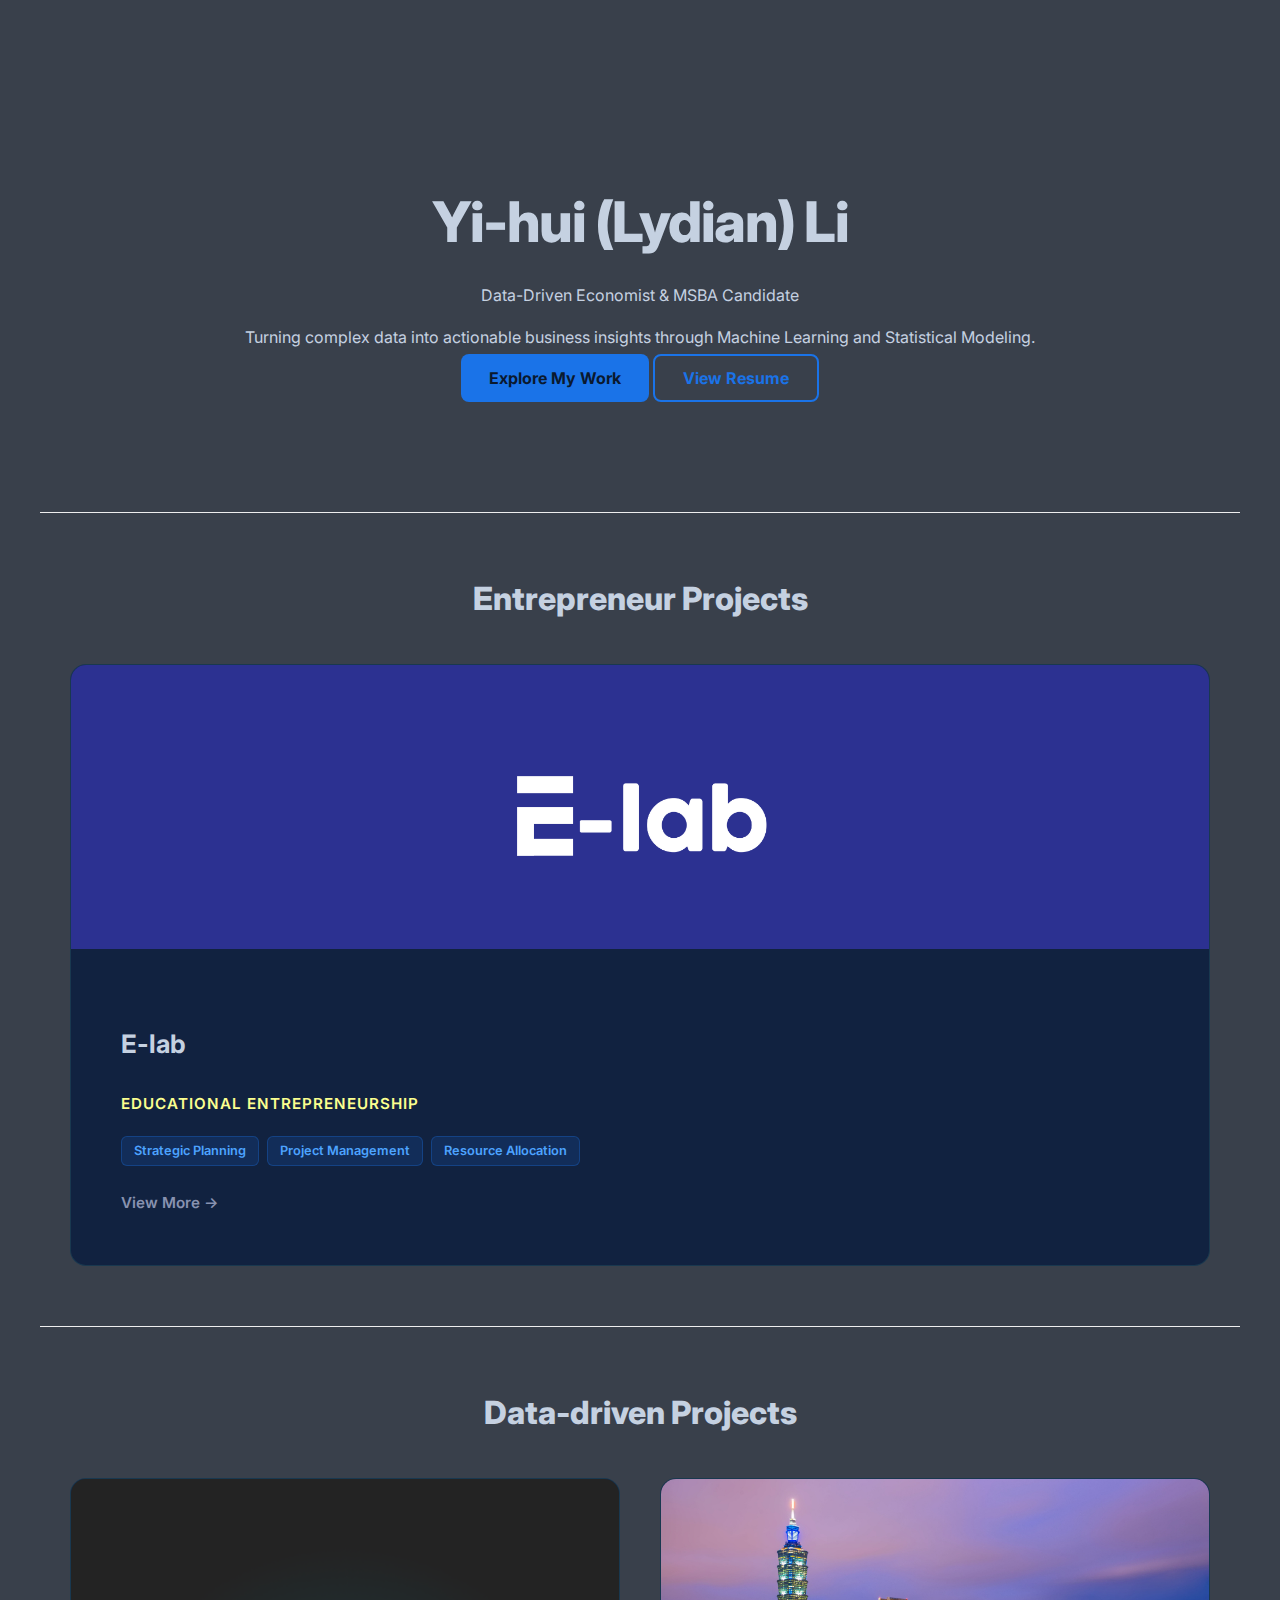
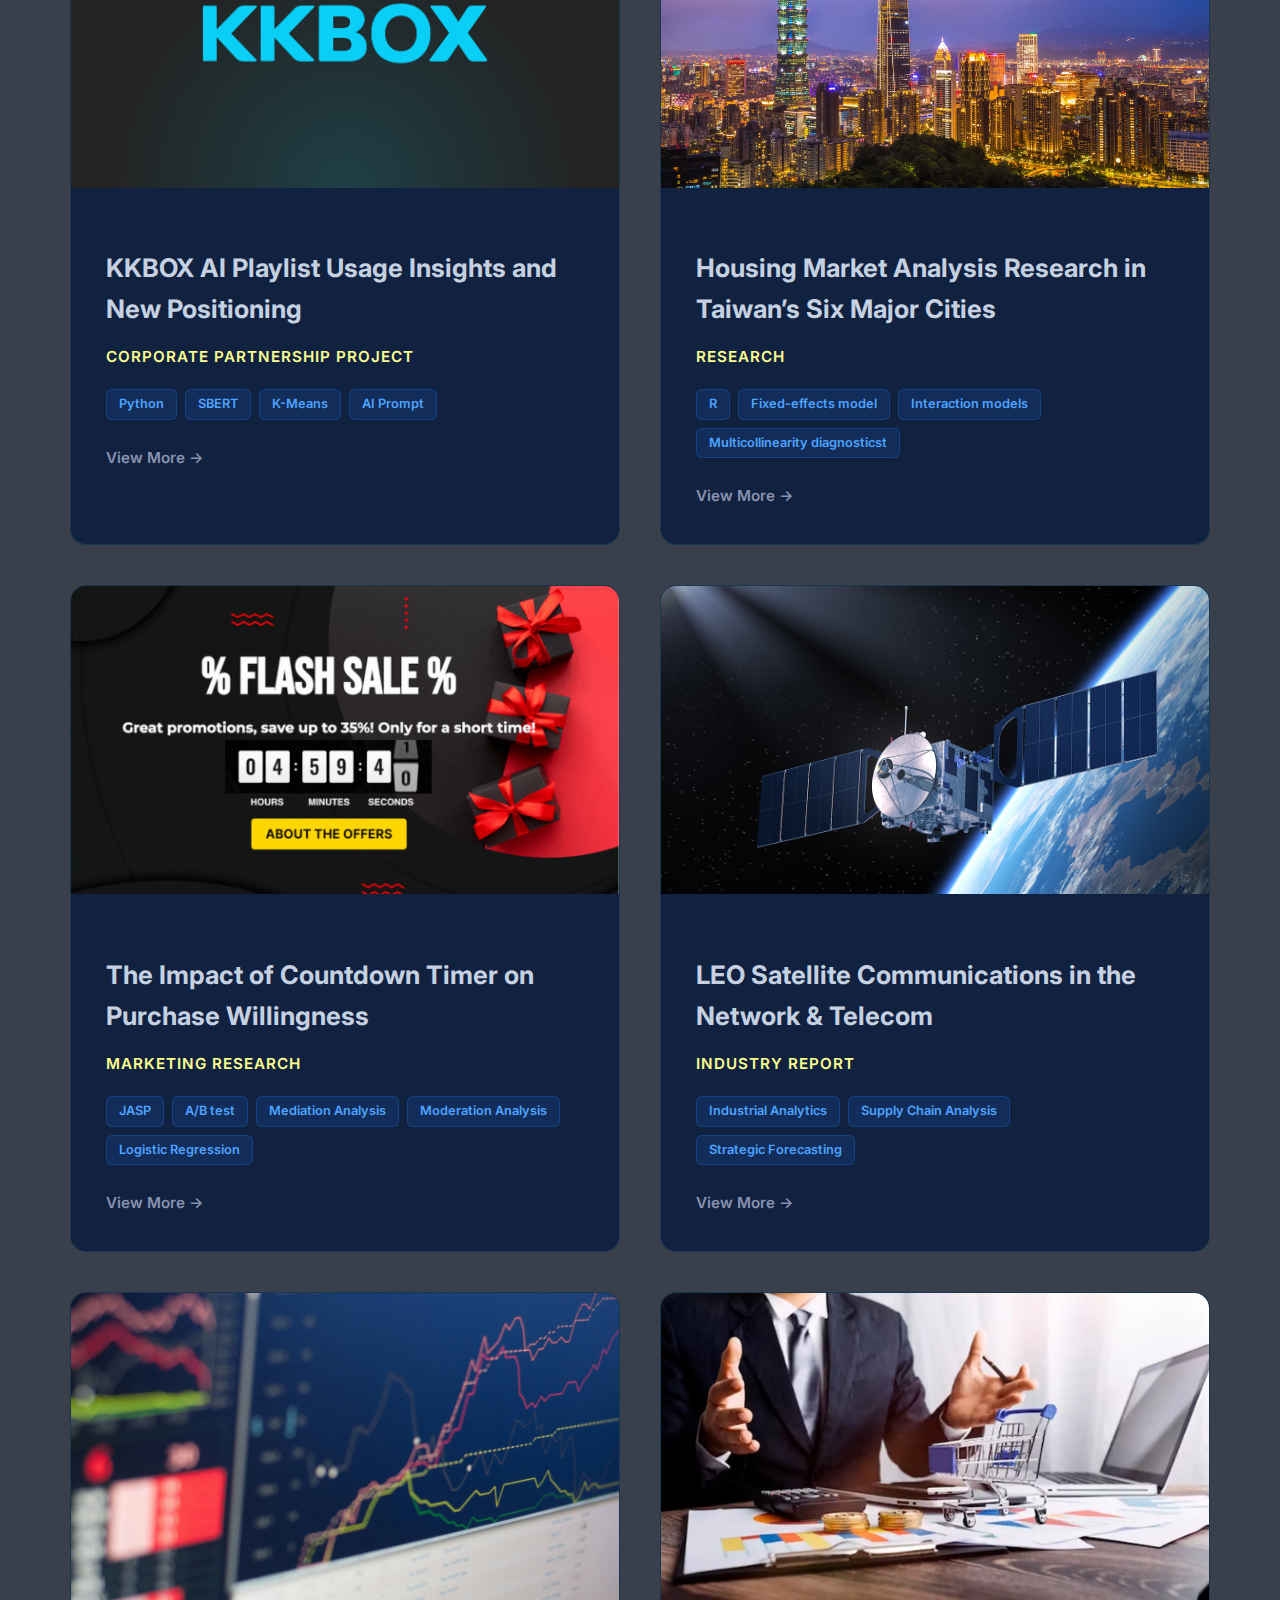
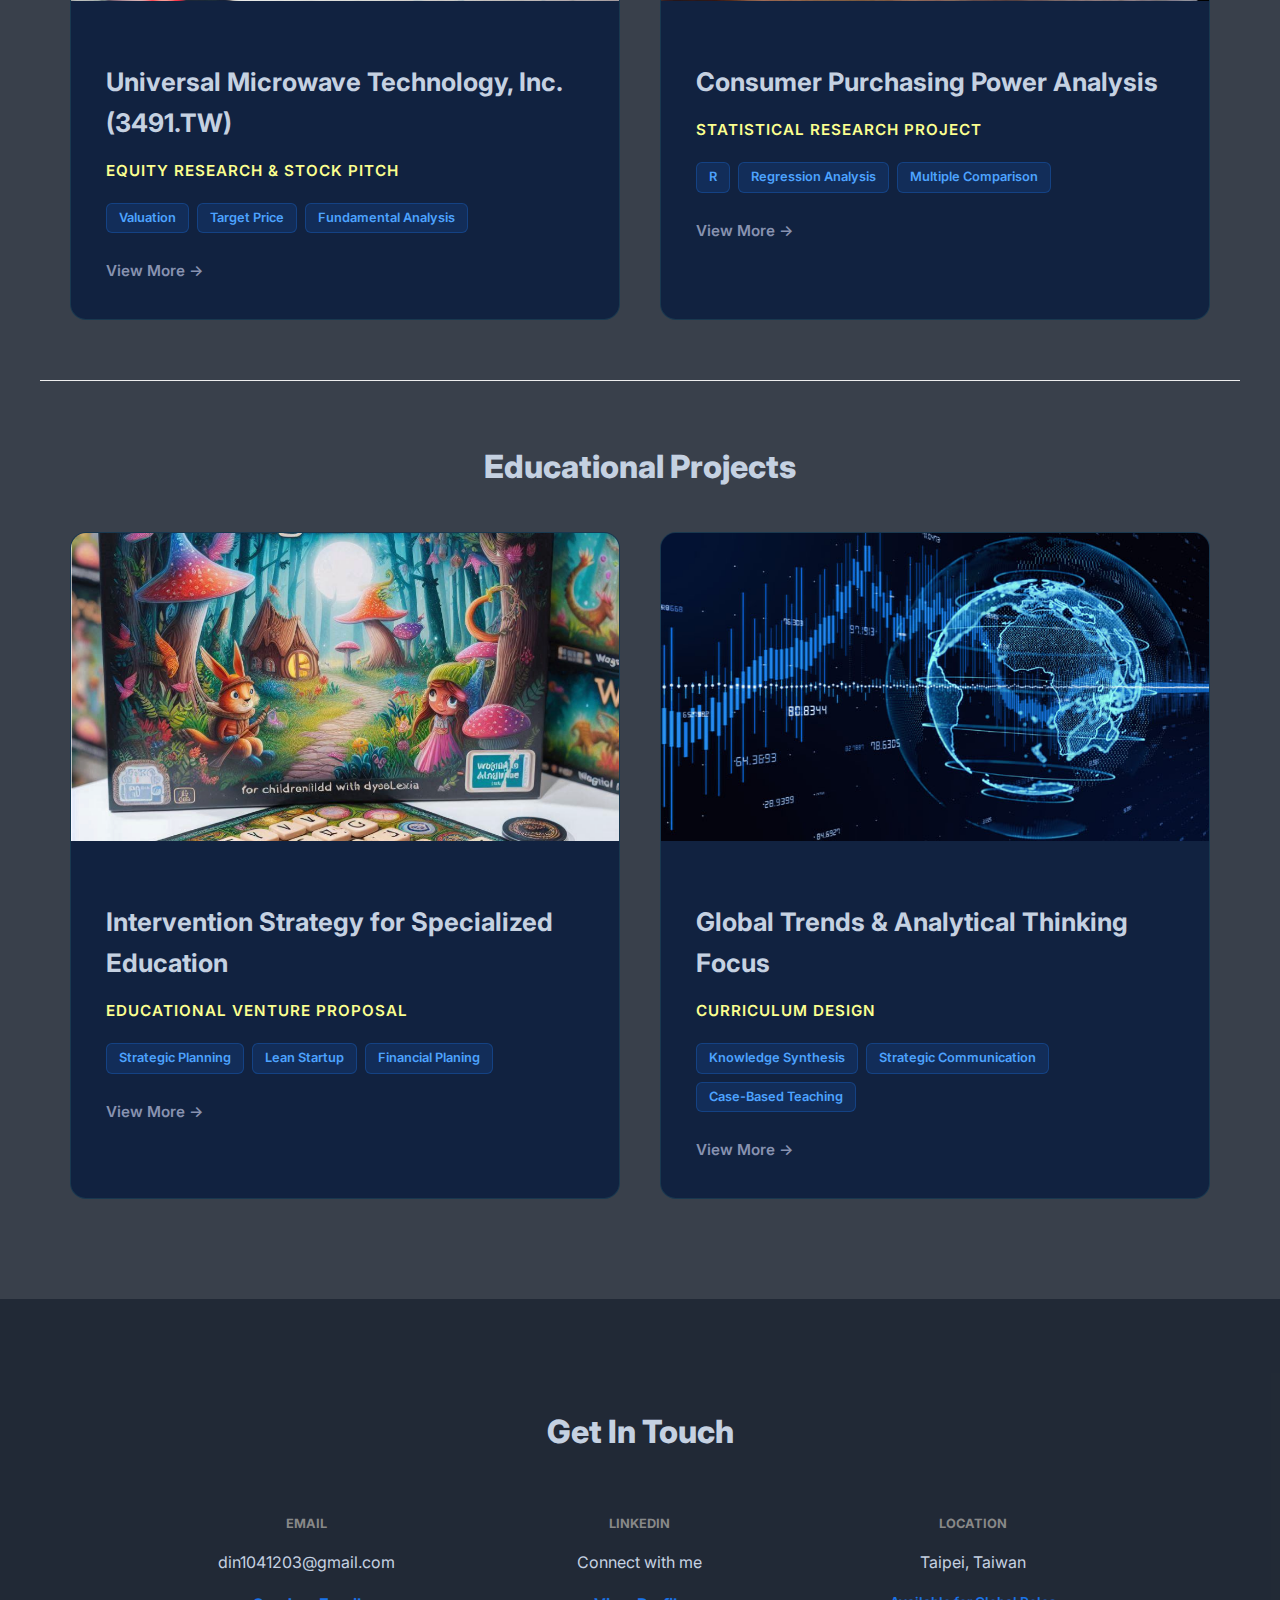
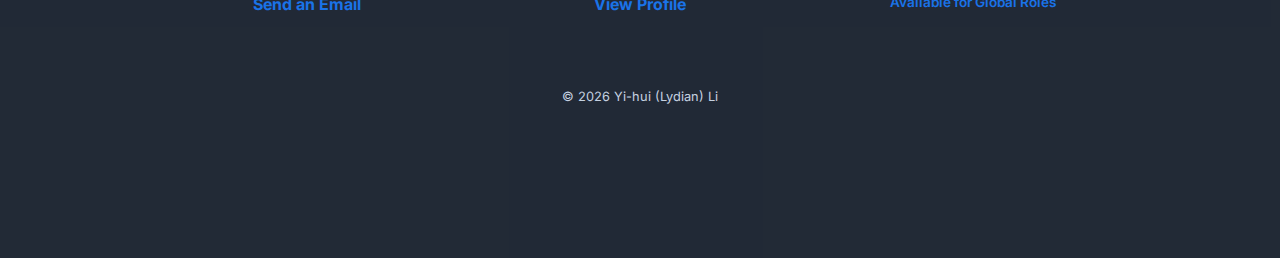
<file: index.html>
<!DOCTYPE html>
<html lang="en">
<head>
    <meta charset="UTF-8">
    <meta name="viewport" content="width=device-width, initial-scale=1.0">
    <title>Yi-hui (Lydian) Li | Portfolio</title>
    <link rel="stylesheet" href="css/main.css">
    <link href="https://fonts.googleapis.com/css2?family=Inter:wght@400;600;800&display=swap" rel="stylesheet">
</head>
<body>

    <main class="container">
        <section class="hero-centered">
            <h1>Yi-hui (Lydian) Li</h1>
            <p class="hero-title">Data-Driven Economist & MSBA Candidate</p>
            <p class="hero-tagline">Turning complex data into actionable business insights through Machine Learning and Statistical Modeling.</p>
            <div class="hero-btns">
                <a href="#projects" class="cta-button">Explore My Work</a>
                <a href="pdf/Resume.pdf" target="_blank" class="cta-button-secondary">View Resume</a>
            </div>
        </section>

        <hr class="section-divider">
        <h2 class="category-title">Entrepreneur Projects</h2>

        <section id="projects" class="project-section">
            <div class="project-grid">

                <div class="card card-featured">
                    <div class="card-image">
                        <img src="images/Elab.png">
                    </div>
                    <div class="card-content">
                        <h3>E-lab</h3>
                        <p class="project-meta">Educational Entrepreneurship</p>
                        <div class="tag-container">
                            <span class="skill-tag">Strategic Planning</span>
                            <span class="skill-tag">Project Management</span>
                            <span class="skill-tag">Resource Allocation</span>
                        </div>
                        <a href="projects/Elab.html" class="view-more" target="_blank">View More →</a>
                    </div>
                </div>
            </div>
        </section>

        <hr class="section-divider">
        <h2 class="category-title">Data-driven Projects</h2>

        <section id="projects" class="project-section">
            <div class="project-grid">        
                <div class="card">
                    <div class="card-image">
                        <img src="images/kkbox-preview.png">
                    </div>
                    <div class="card-content">
                        <h3>KKBOX AI Playlist Usage Insights and New Positioning</h3>
                        <p class="project-meta">Corporate Partnership Project</p>
                        <div class="tag-container">
                            <span class="skill-tag">Python</span>
                            <span class="skill-tag">SBERT</span>
                            <span class="skill-tag">K-Means</span>
                            <span class="skill-tag">AI Prompt</span>
                        </div>
                        <a href="projects/KKBOX.html" class="view-more" target="_blank">View More →</a>
                    </div>
                </div>

                <div class="card">
                    <div class="card-image">
                        <img src="images/Housing.jpg">
                    </div>
                    <div class="card-content">
                        <h3>Housing Market Analysis Research in Taiwan’s Six Major Cities</h3>
                        <p class="project-meta">Research</p>
                        <div class="tag-container">
                            <span class="skill-tag">R</span>
                            <span class="skill-tag">Fixed-effects model</span>
                            <span class="skill-tag">Interaction models</span>
                            <span class="skill-tag">Multicollinearity diagnosticst</span>
                        </div>
                        <a href="projects/Housing.html" class="view-more" target="_blank">View More →</a>
                    </div>
                </div>

                <div class="card">
                    <div class="card-image">
                        <img src="images/CountdownTimer.gif">
                    </div>
                    <div class="card-content">
                        <h3>The Impact of Countdown Timer on Purchase Willingness</h3>
                        <p class="project-meta">Marketing Research</p>
                        <div class="tag-container">
                            <span class="skill-tag">JASP</span>
                            <span class="skill-tag">A/B test</span>
                            <span class="skill-tag">Mediation Analysis</span>
                            <span class="skill-tag">Moderation Analysis</span>
                            <span class="skill-tag">Logistic Regression</span>
                        </div>
                        <a href="projects/CountdownTimer.html" class="view-more" target="_blank">View More →</a>
                    </div>
                </div>

                <div class="card">
                    <div class="card-image">
                        <img src="images/LEO.jpg">
                    </div>
                    <div class="card-content">
                        <h3>LEO Satellite Communications in the Network & Telecom</h3>
                        <p class="project-meta">Industry Report</p>
                        <div class="tag-container">
                            <span class="skill-tag">Industrial Analytics</span>
                            <span class="skill-tag">Supply Chain Analysis</span>
                            <span class="skill-tag">Strategic Forecasting</span>
                        </div>
                        <a href="projects/LEO.html" class="view-more" target="_blank">View More →</a>
                    </div>
                </div>

                <div class="card">
                    <div class="card-image">
                        <img src="images/3491.png">
                    </div>
                    <div class="card-content">
                        <h3>Universal Microwave Technology, Inc. (3491.TW)</h3>
                        <p class="project-meta">Equity Research & Stock Pitch</p>
                        <div class="tag-container">
                            <span class="skill-tag">Valuation</span>
                            <span class="skill-tag">Target Price</span>
                            <span class="skill-tag">Fundamental Analysis</span>
                        </div>
                        <a href="projects/3491.html" class="view-more" target="_blank">View More →</a>
                    </div>
                </div>

                <div class="card">
                    <div class="card-image">
                        <img src="images/Purchasing.png">
                    </div>
                    <div class="card-content">
                        <h3>Consumer Purchasing Power Analysis</h3>
                        <p class="project-meta">Statistical Research Project</p>
                        <div class="tag-container">
                            <span class="skill-tag">R</span>
                            <span class="skill-tag">Regression Analysis</span>
                            <span class="skill-tag">Multiple Comparison</span>
                        </div>
                        <a href="projects/Purchasing.html" class="view-more" target="_blank">View More →</a>
                    </div>
                </div>

            </div>
        </section>

        <hr class="section-divider">
        <h2 class="category-title">Educational Projects</h2>

        <section class="project-section">
            <div class="project-grid">

                <div class="card">
                    <div class="card-image">
                        <img src="images/Entrepreneurship.png">
                    </div>
                    <div class="card-content">
                        <h3>Intervention Strategy for Specialized Education</h3>
                        <p class="project-meta">Educational Venture Proposal</p>
                        <div class="tag-container">
                            <span class="skill-tag">Strategic Planning</span>
                            <span class="skill-tag">Lean Startup</span>
                            <span class="skill-tag">Financial Planing</span>
                        </div>
                        <a href="projects/Entrepreneurship.html" class="view-more" target="_blank">View More →</a>
                    </div>
                </div>

                <div class="card">
                    <div class="card-image">
                        <img src="images/International.png">
                    </div>
                    <div class="card-content">
                        <h3>Global Trends & Analytical Thinking Focus</h3>
                        <p class="project-meta">Curriculum Design</p>
                        <div class="tag-container">
                            <span class="skill-tag">Knowledge Synthesis</span>
                            <span class="skill-tag">Strategic Communication</span>
                            <span class="skill-tag">Case-Based Teaching</span>
                        </div>
                        <a href="projects/International.html" class="view-more" target="_blank">View More →</a>
                    </div>
                </div>

                
            </div>
        </section>
    </main>

    <footer class="main-footer">
        <h2 class="category-title">Get In Touch</h2>
        <div class="footer-grid">
            <div class="footer-item">
                <h4>Email</h4>
                <p>din1041203@gmail.com</p>
                <a href="mailto:din1041203@gmail.com" class="footer-link">Send an Email</a>
            </div>
            <div class="footer-item">
                <h4>LinkedIn</h4>
                <p>Connect with me</p>
                <a href="https://www.linkedin.com/in/yi-hui-li-6169b6266/" target="_blank" class="footer-link">View Profile</a>
            </div>
            <div class="footer-item">
                <h4>Location</h4>
                <p>Taipei, Taiwan</p>
                <span class="location-tag">Available for Global Roles</span>
            </div>
        </div>

        </main> <footer class="minimal-footer">
            <p>© 2026 Yi-hui (Lydian) Li</p>

    </footer>

    <script src="js/script.js"></script>
</body>
</html>
</file>
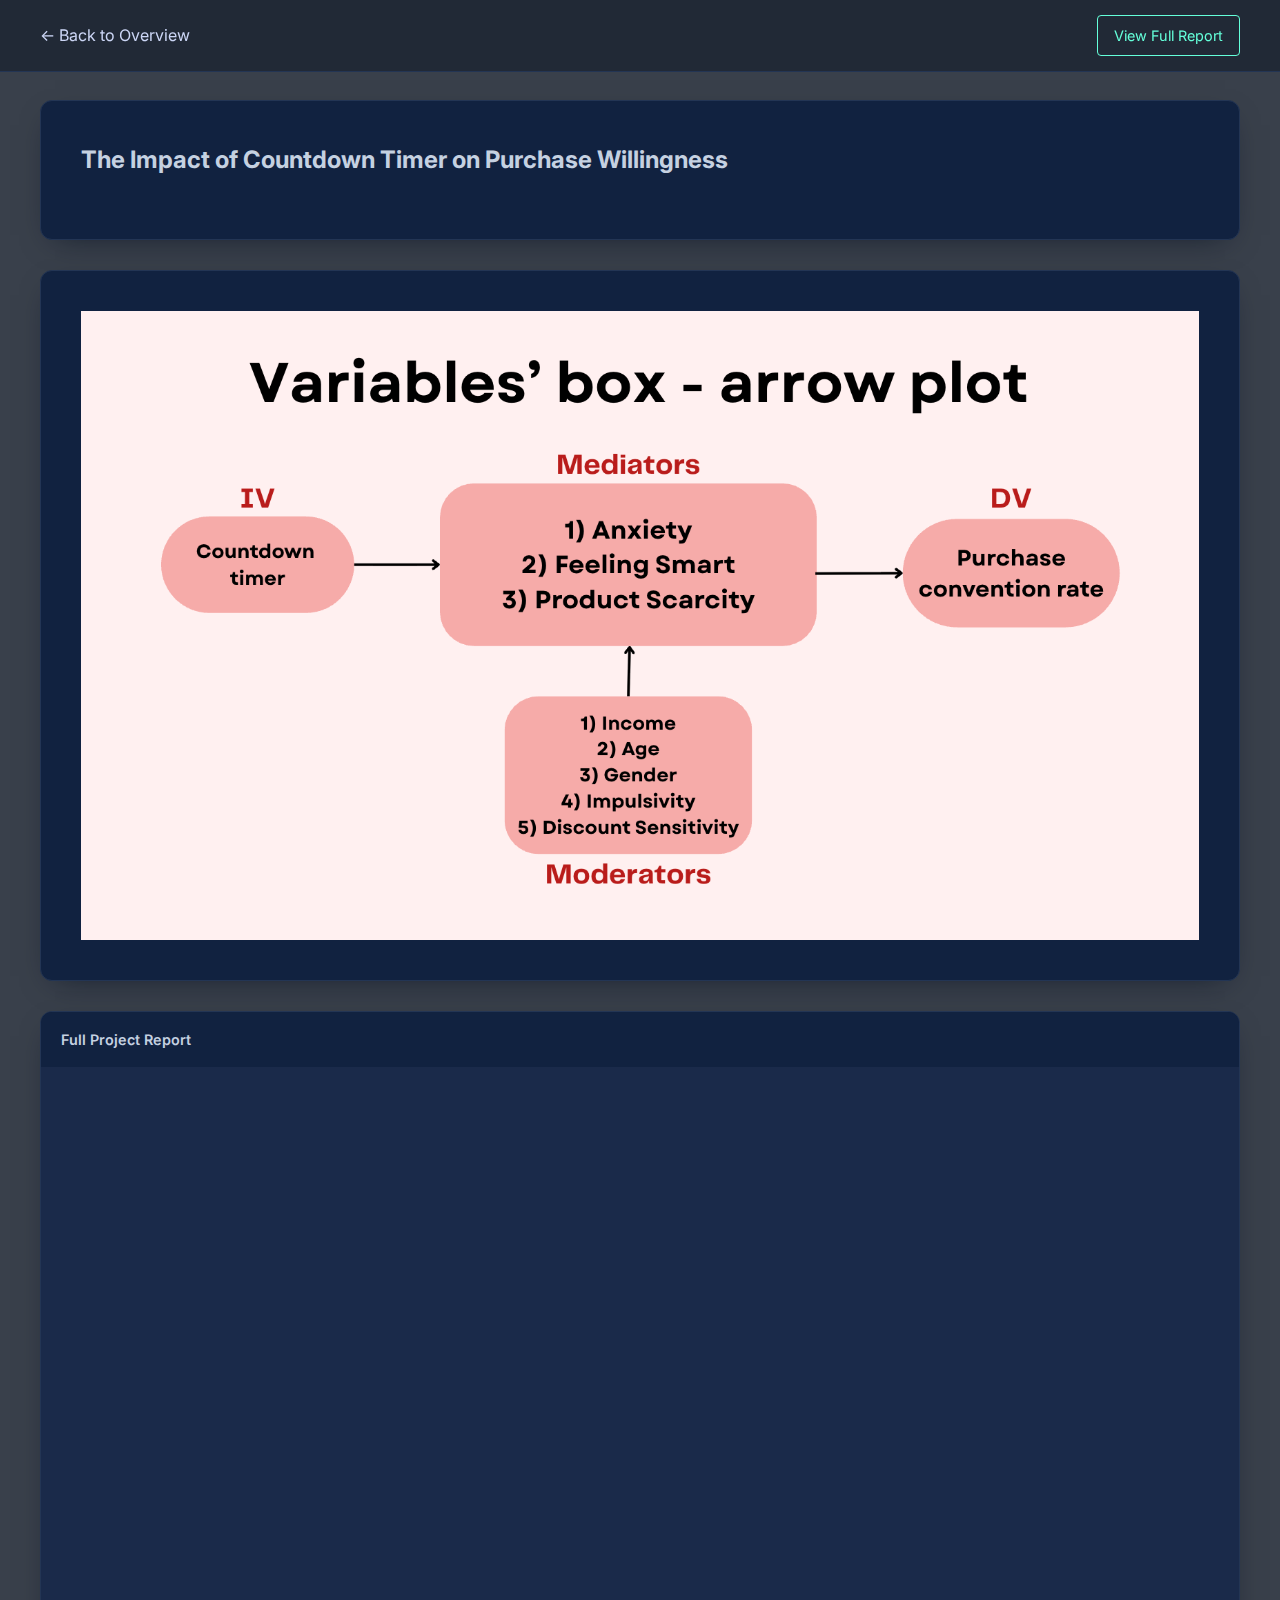
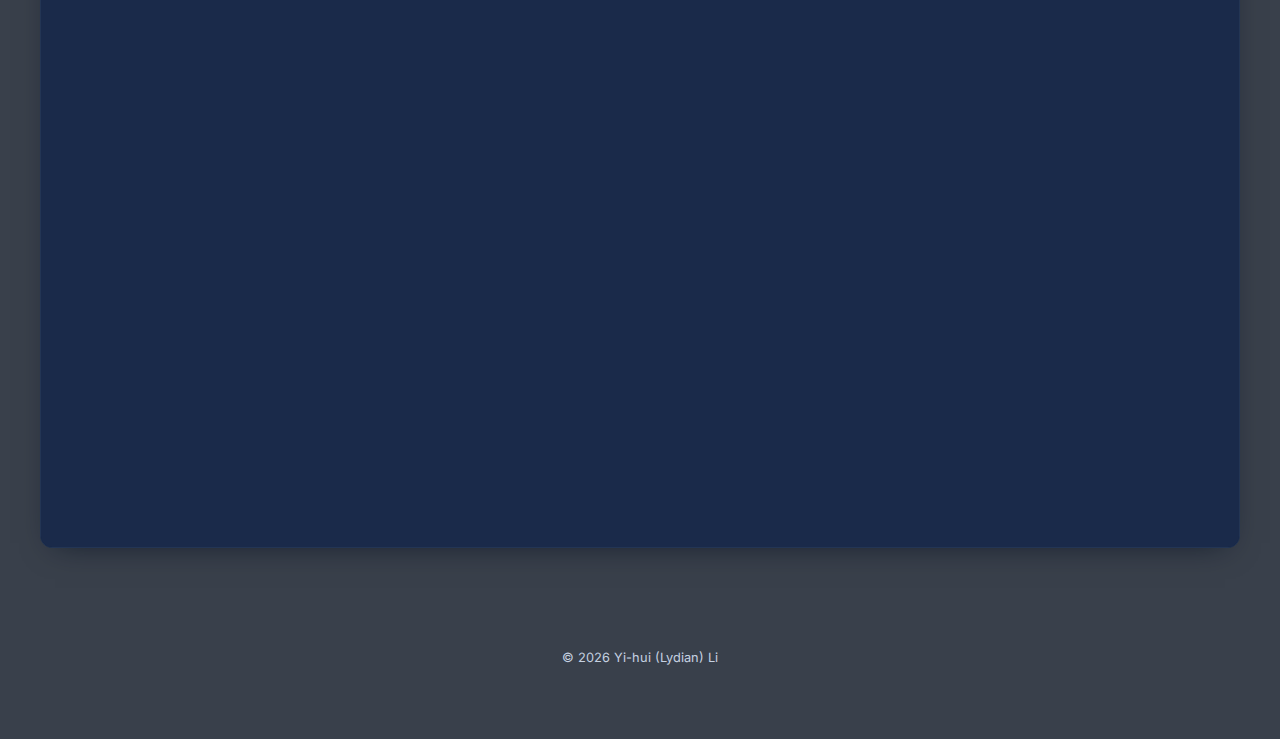
<file: projects/CountdownTimer.html>
<!DOCTYPE html>
<html lang="en">
<head>
    <meta charset="UTF-8">
    <meta name="viewport" content="width=device-width, initial-scale=1.0">
    <title>Marketing Research | Yi-hui Li</title>
    <link rel="stylesheet" href="../css/main.css">
    <link href="https://fonts.googleapis.com/css2?family=Inter:wght@400;600;800&display=swap" rel="stylesheet">
</head>
<body class="dark-mode">

    <nav class="nav-header">
        <div class="nav-content">
            <a href="../index.html" class="back-link">← Back to Overview</a>
            <a href="../pdf/countdown.pdf" target="_blank" class="view-btn">View Full Report</a>
        </div>
    </nav>

    <main class="container project-detail-container">
        
        <section class="project-card">
            <h2>The Impact of Countdown Timer on Purchase Willingness</h2>
            <p>
            </p>
        </section>

        <section class="project-card">
            <div class="card-image">
                <img src="../images/Countdown_1.png">
            </div>
        </section>

        <section class="project-card pdf-card">
            <div class="card-header">
                <span>Full Project Report</span>
            </div>
            <div class="pdf-wrapper">
                <iframe src="../pdf/countdown.pdf"></iframe>
            </div>
        </section>

    </main>

    <footer class="minimal-footer">
        <p>© 2026 Yi-hui (Lydian) Li</p>
    </footer>

</body>
</html>
</file>
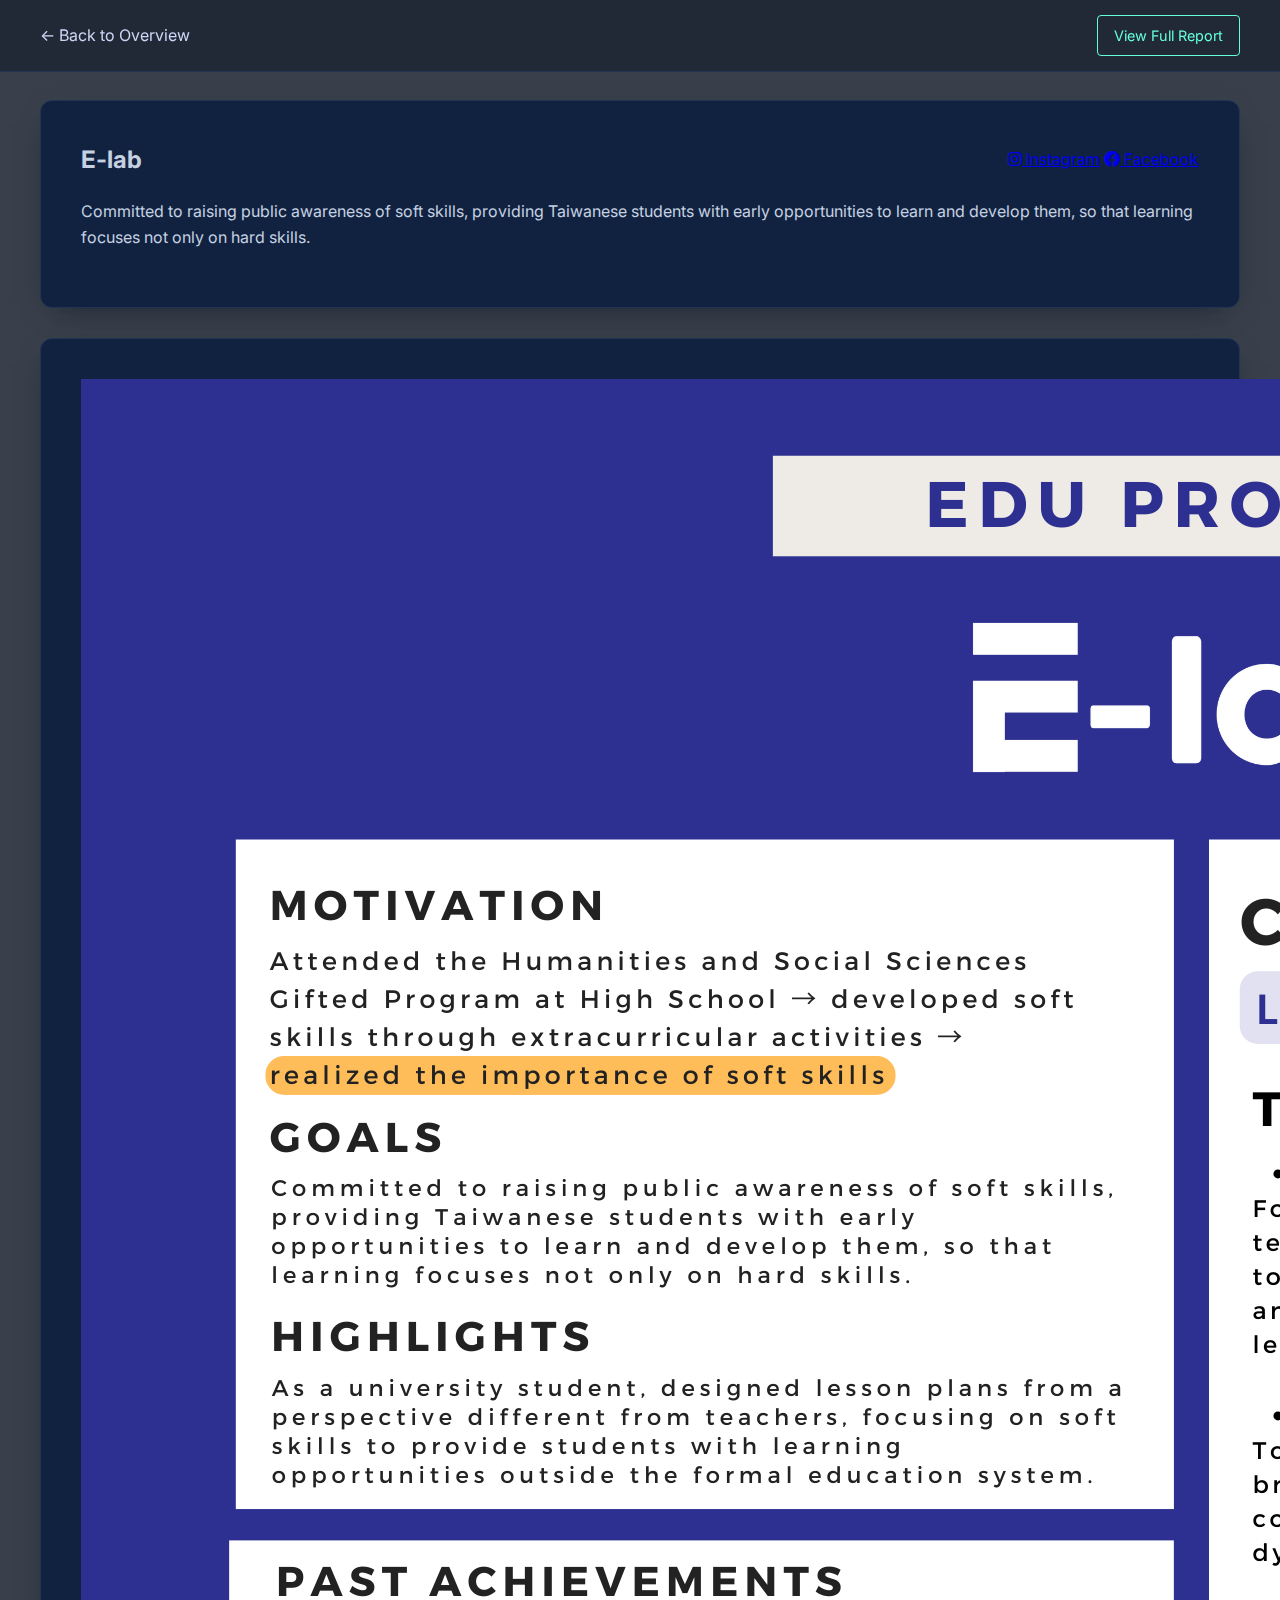
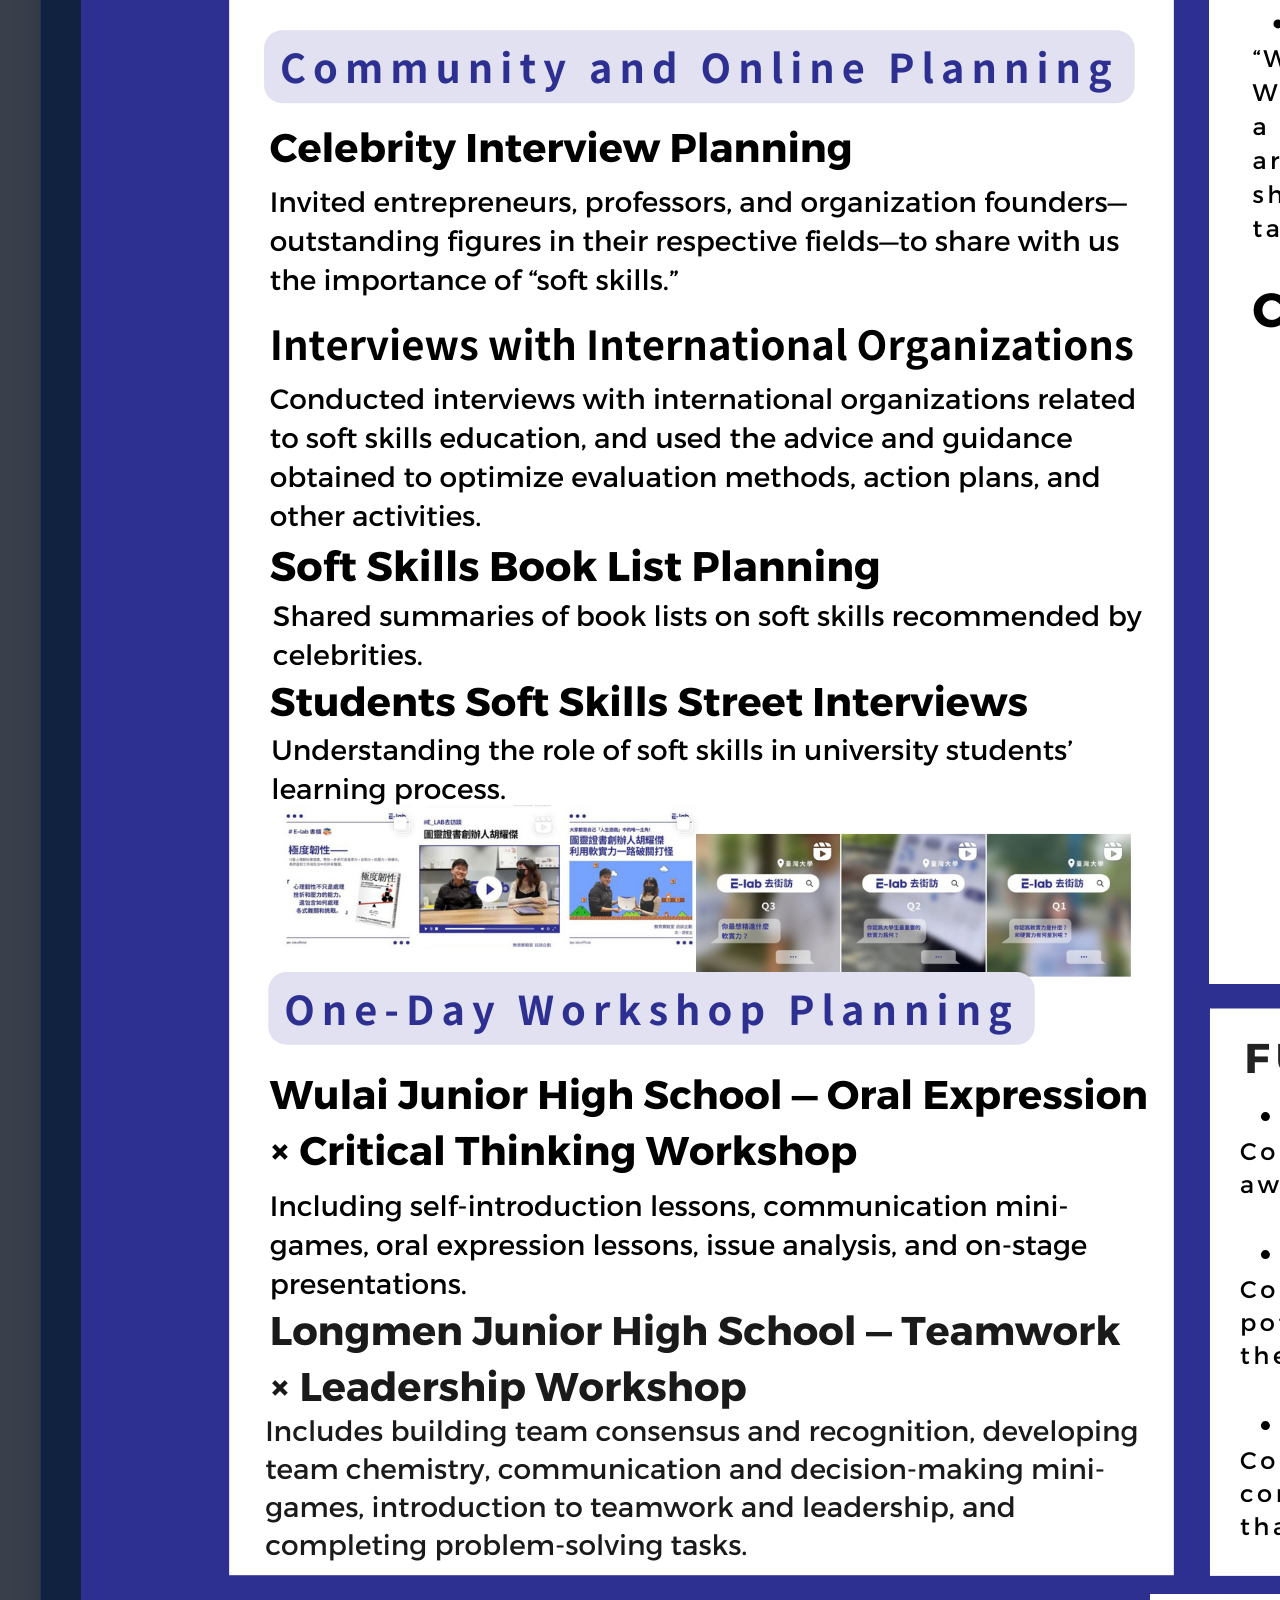
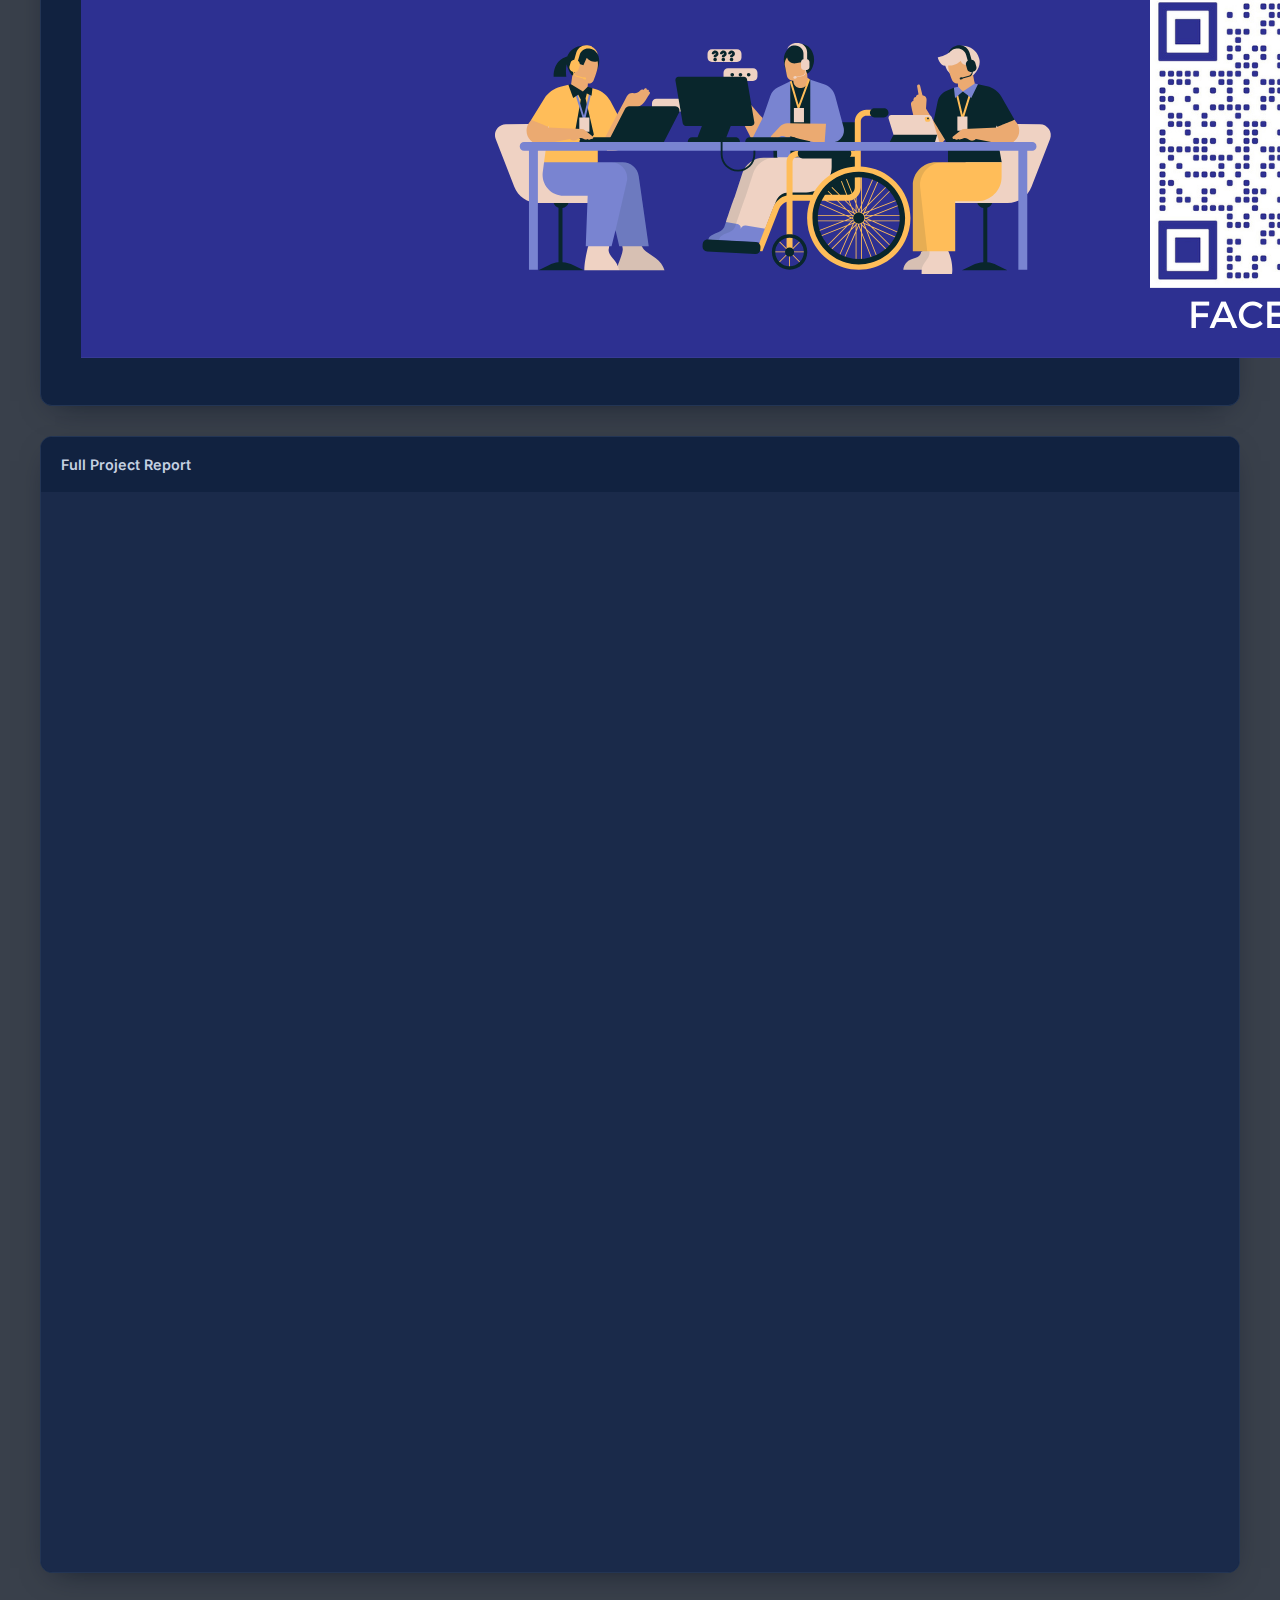
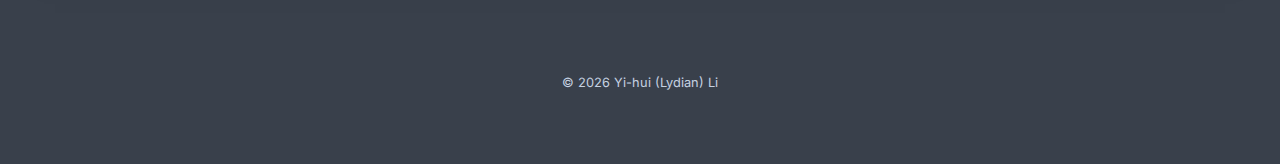
<file: projects/Elab.html>
<!DOCTYPE html>
<html lang="en">
<head>
    <meta charset="UTF-8">
    <meta name="viewport" content="width=device-width, initial-scale=1.0">
    <title>E-lab | Yi-hui Li</title>
    <link rel="stylesheet" href="../css/main.css">
    <link href="https://fonts.googleapis.com/css2?family=Inter:wght@400;600;800&display=swap" rel="stylesheet">
    <link rel="stylesheet" href="https://cdnjs.cloudflare.com/ajax/libs/font-awesome/6.0.0/css/all.min.css">
</head>
<body class="dark-mode">

    <nav class="nav-header">
        <div class="nav-content">
            <a href="../index.html" class="back-link">← Back to Overview</a>
            <a href="../pdf/Elab.pdf" target="_blank" class="view-btn">View Full Report</a>
        </div>
    </nav>

    <main class="container project-detail-container">
        
        <section class="project-card">
            <div style="display: flex; justify-content: space-between; align-items: center; flex-wrap: wrap; gap: 15px;">
                <h2 style="margin: 0;">E-lab</h2>
                <div class="social-links">
                    <a href="https://www.instagram.com/e_lab.official/" target="_blank" class="social-btn ig"><i class="fab fa-instagram"></i> Instagram</a>
                    <a href="https://www.facebook.com/profile.php?id=100089834366599&locale=zh_TW" target="_blank" class="social-btn fb"><i class="fab fa-facebook"></i> Facebook</a>
                </div>
            </div>
            <p style="margin-top: 20px;">
                Committed to raising public awareness of soft skills, providing Taiwanese students with early opportunities to learn and develop them, so that learning focuses not only on hard skills.
            </p>
        </section>

        <section class="project-card">
            <div class="tall-image-container">
                <img src="../images/Elab_1.png" alt="E-lab Concept">
            </div>
        </section>

        <section class="project-card pdf-card">
            <div class="card-header">
                <span>Full Project Report</span>
            </div>
            <div class="pdf-wrapper">
                <iframe src="../pdf/Elab.pdf"></iframe>
            </div>
        </section>

    </main>

    <footer class="minimal-footer">
        <p>© 2026 Yi-hui (Lydian) Li</p>
    </footer>

</body>
</html>
</file>
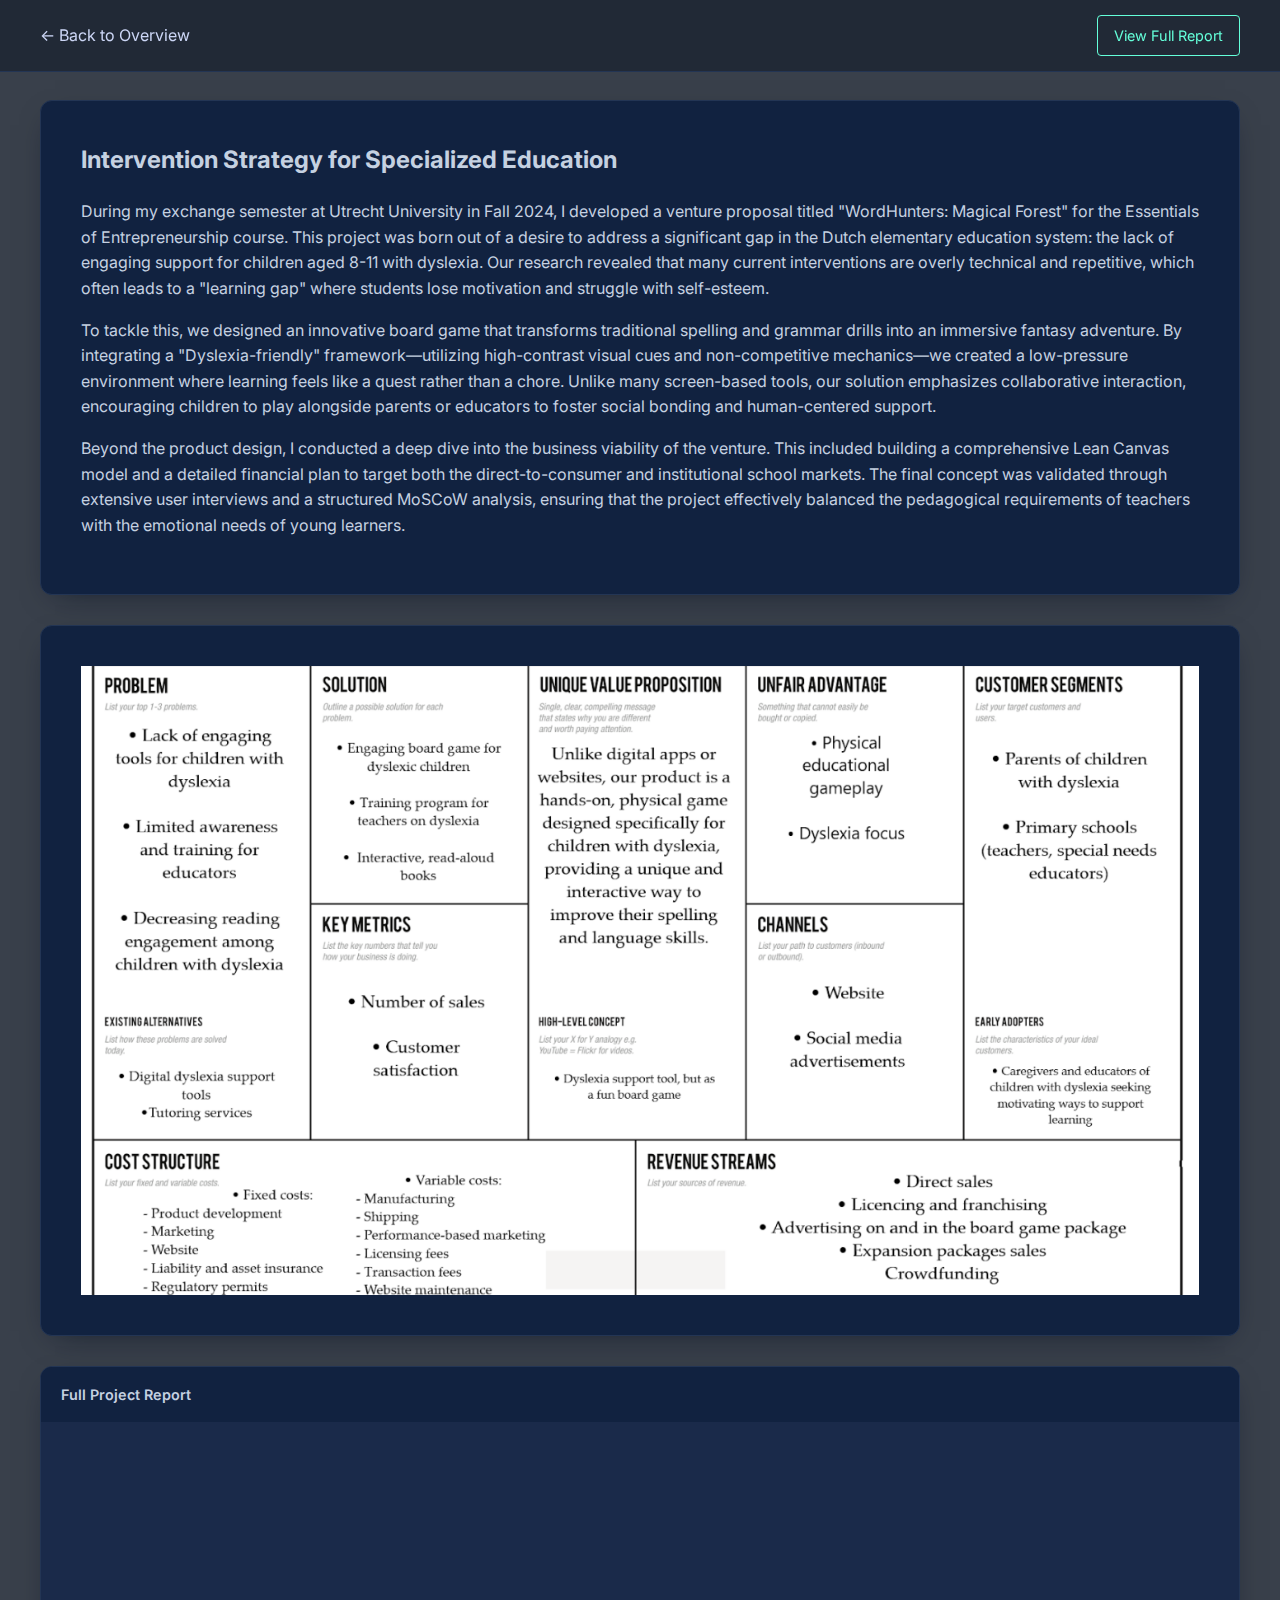
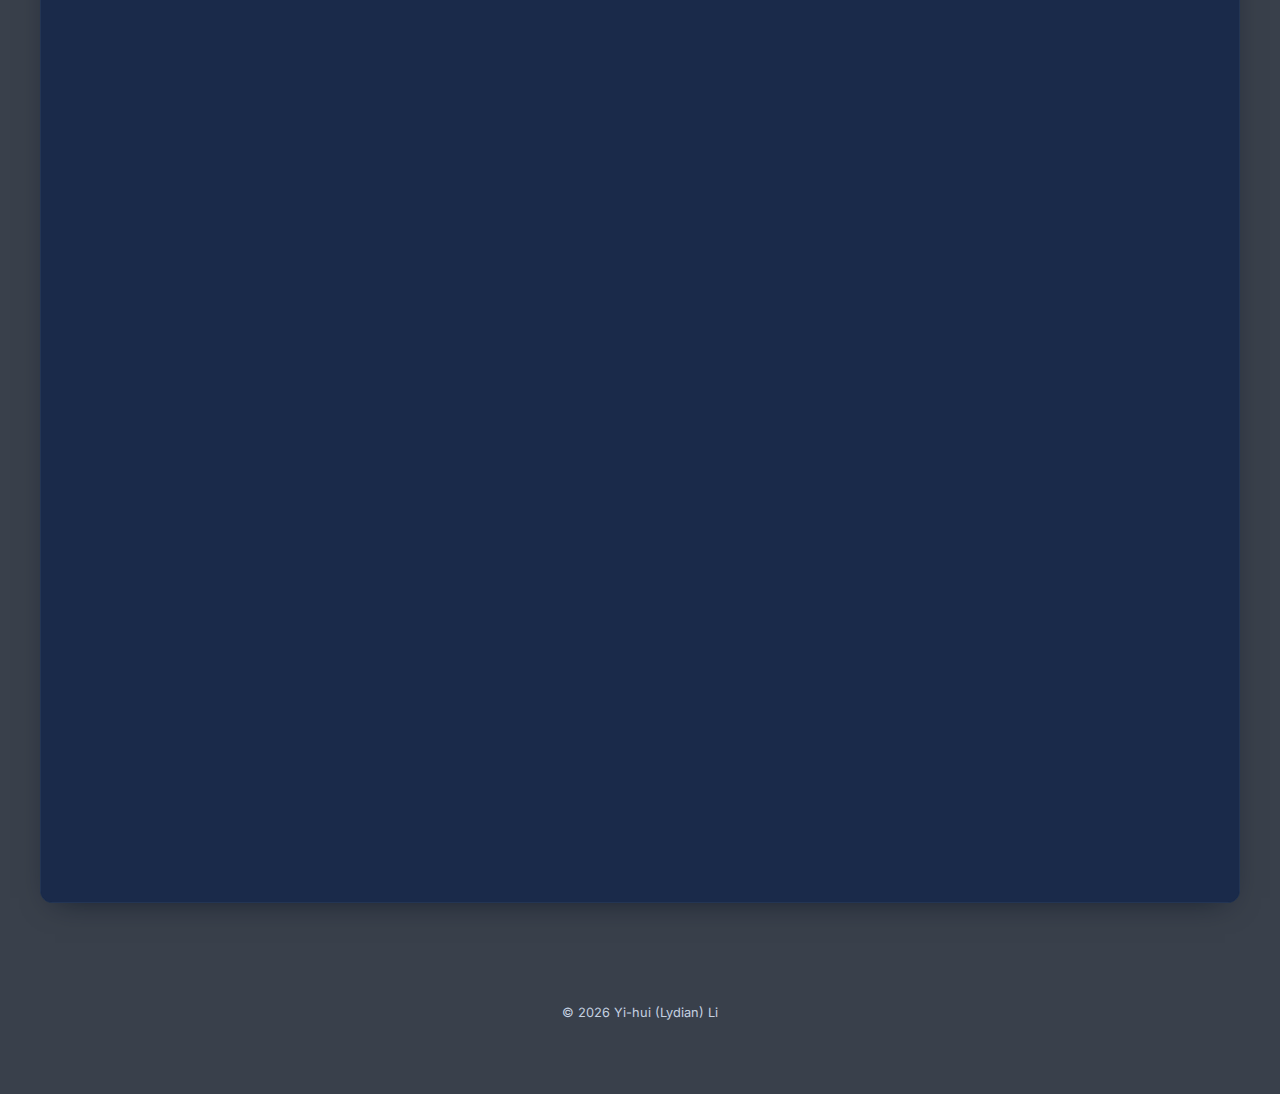
<file: projects/Entrepreneurship.html>
<!DOCTYPE html>
<html lang="en">
<head>
    <meta charset="UTF-8">
    <meta name="viewport" content="width=device-width, initial-scale=1.0">
    <title>Entrepreneurship Project | Yi-hui Li</title>
    <link rel="stylesheet" href="../css/main.css">
    <link href="https://fonts.googleapis.com/css2?family=Inter:wght@400;600;800&display=swap" rel="stylesheet">
</head>
<body class="dark-mode">

    <nav class="nav-header">
        <div class="nav-content">
            <a href="../index.html" class="back-link">← Back to Overview</a>
            <a href="../pdf/Entrepreneurship.pdf" target="_blank" class="view-btn">View Full Report</a>
        </div>
    </nav>

    <main class="container project-detail-container">
        
        <section class="project-card">
            <h2>Intervention Strategy for Specialized Education</h2>
            <p>
                During my exchange semester at Utrecht University in Fall 2024, I developed a venture proposal titled "WordHunters: Magical Forest" for the Essentials of Entrepreneurship course. This project was born out of a desire to address a significant gap in the Dutch elementary education system: the lack of engaging support for children aged 8-11 with dyslexia. Our research revealed that many current interventions are overly technical and repetitive, which often leads to a "learning gap" where students lose motivation and struggle with self-esteem.
            <p>


            </p>    
                To tackle this, we designed an innovative board game that transforms traditional spelling and grammar drills into an immersive fantasy adventure. By integrating a "Dyslexia-friendly" framework—utilizing high-contrast visual cues and non-competitive mechanics—we created a low-pressure environment where learning feels like a quest rather than a chore. Unlike many screen-based tools, our solution emphasizes collaborative interaction, encouraging children to play alongside parents or educators to foster social bonding and human-centered support.
            <p>

            </p>    
                Beyond the product design, I conducted a deep dive into the business viability of the venture. This included building a comprehensive Lean Canvas model and a detailed financial plan to target both the direct-to-consumer and institutional school markets. The final concept was validated through extensive user interviews and a structured MoSCoW analysis, ensuring that the project effectively balanced the pedagogical requirements of teachers with the emotional needs of young learners.
            <p>
        </section>

        <section class="project-card">
            <div class="card-image">
                <img src="../images/Entrepreneurship_1.png">
            </div>
        </section>

        <section class="project-card pdf-card">
            <div class="card-header">
                <span>Full Project Report</span>
            </div>
            <div class="pdf-wrapper">
                <iframe src="../pdf/Entrepreneurship.pdf"></iframe>
            </div>
        </section>

    </main>

    <footer class="minimal-footer">
        <p>© 2026 Yi-hui (Lydian) Li</p>
    </footer>

</body>
</html>
</file>
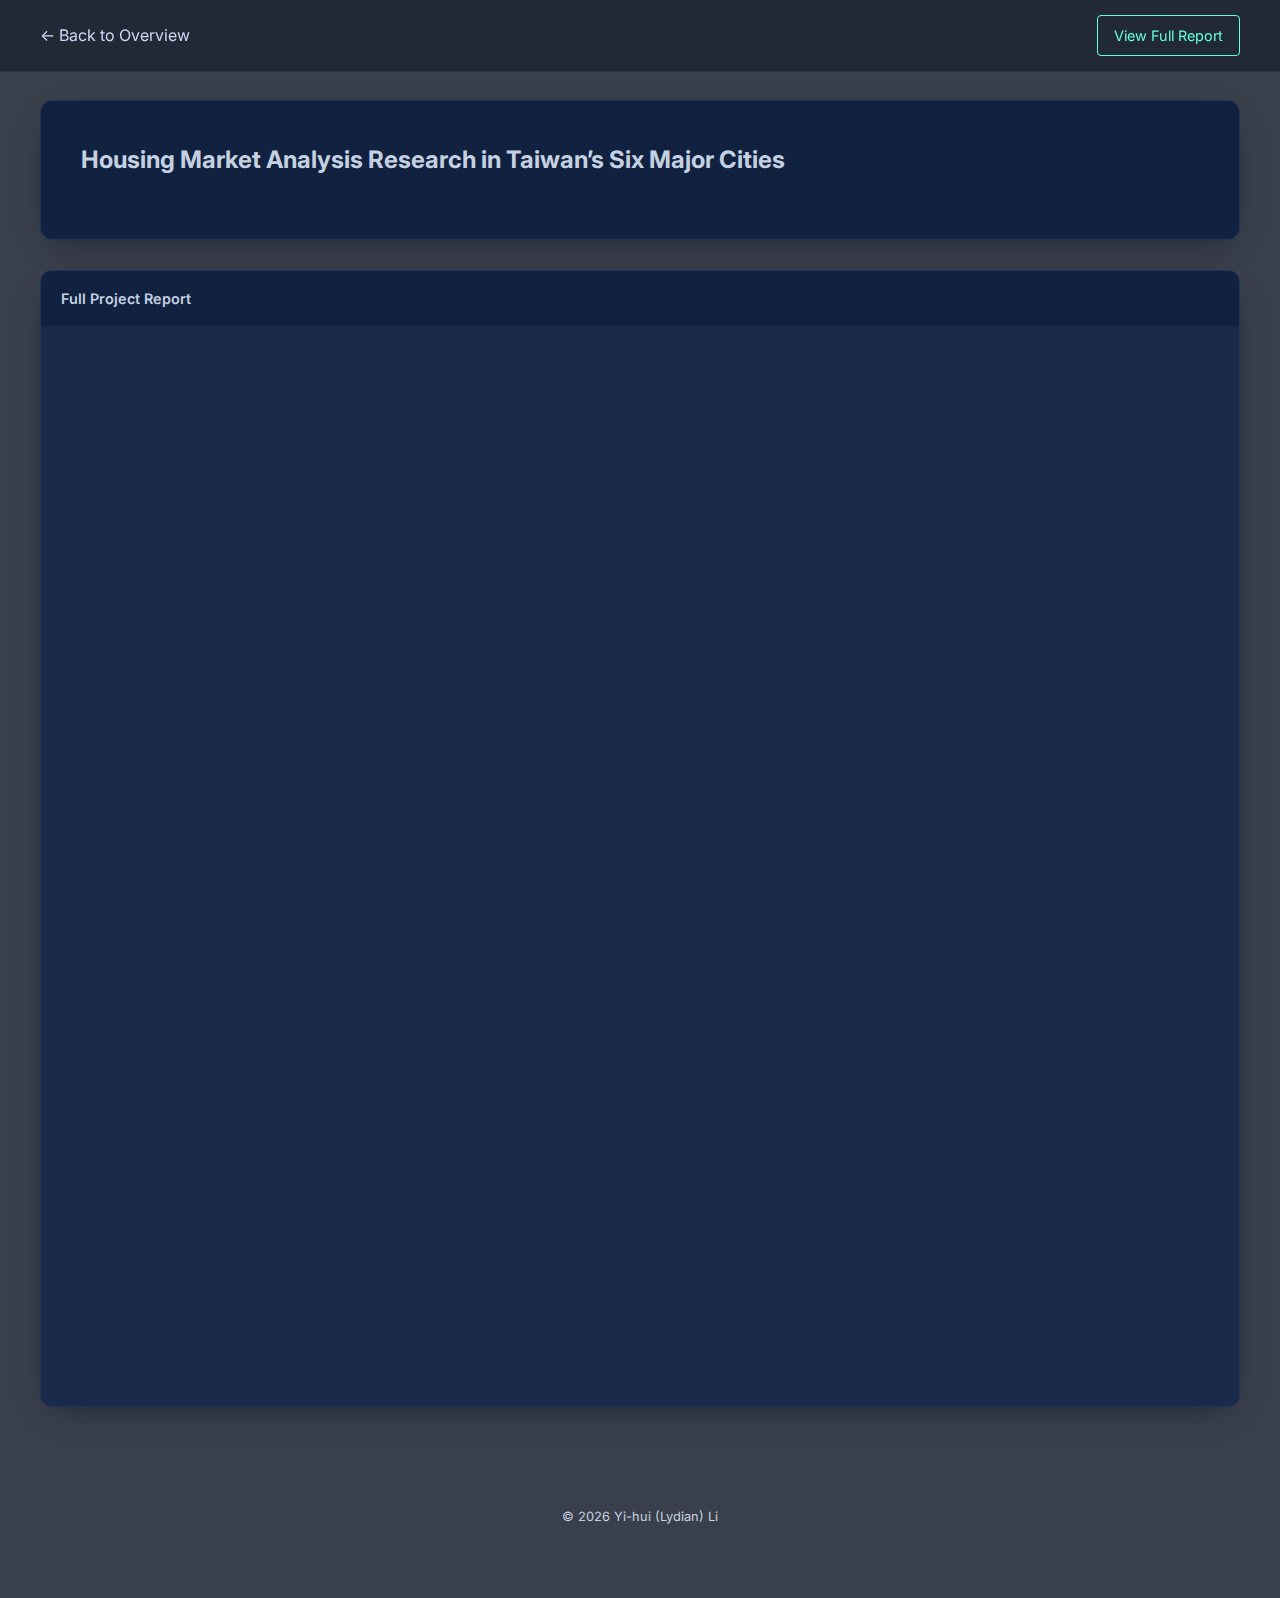
<file: projects/Housing.html>
<!DOCTYPE html>
<html lang="en">
<head>
    <meta charset="UTF-8">
    <meta name="viewport" content="width=device-width, initial-scale=1.0">
    <title>Research | Yi-hui Li</title>
    <link rel="stylesheet" href="../css/main.css">
    <link href="https://fonts.googleapis.com/css2?family=Inter:wght@400;600;800&display=swap" rel="stylesheet">
</head>
<body class="dark-mode">

    <nav class="nav-header">
        <div class="nav-content">
            <a href="../index.html" class="back-link">← Back to Overview</a>
            <a href="../pdf/Housing.pdf" target="_blank" class="view-btn">View Full Report</a>
        </div>
    </nav>

    <main class="container project-detail-container">
        
        <section class="project-card">
            <h2>Housing Market Analysis Research in Taiwan’s Six Major Cities</h2>
        </section>

        <section class="project-card pdf-card">
            <div class="card-header">
                <span>Full Project Report</span>
            </div>
            <div class="pdf-wrapper">
                <iframe src="../pdf/Housing.pdf" type="application/pdf"></iframe>
            </div>
        </section>

    </main>

    <footer class="minimal-footer">
        <p>© 2026 Yi-hui (Lydian) Li</p>
    </footer>

</body>
</html>
</file>
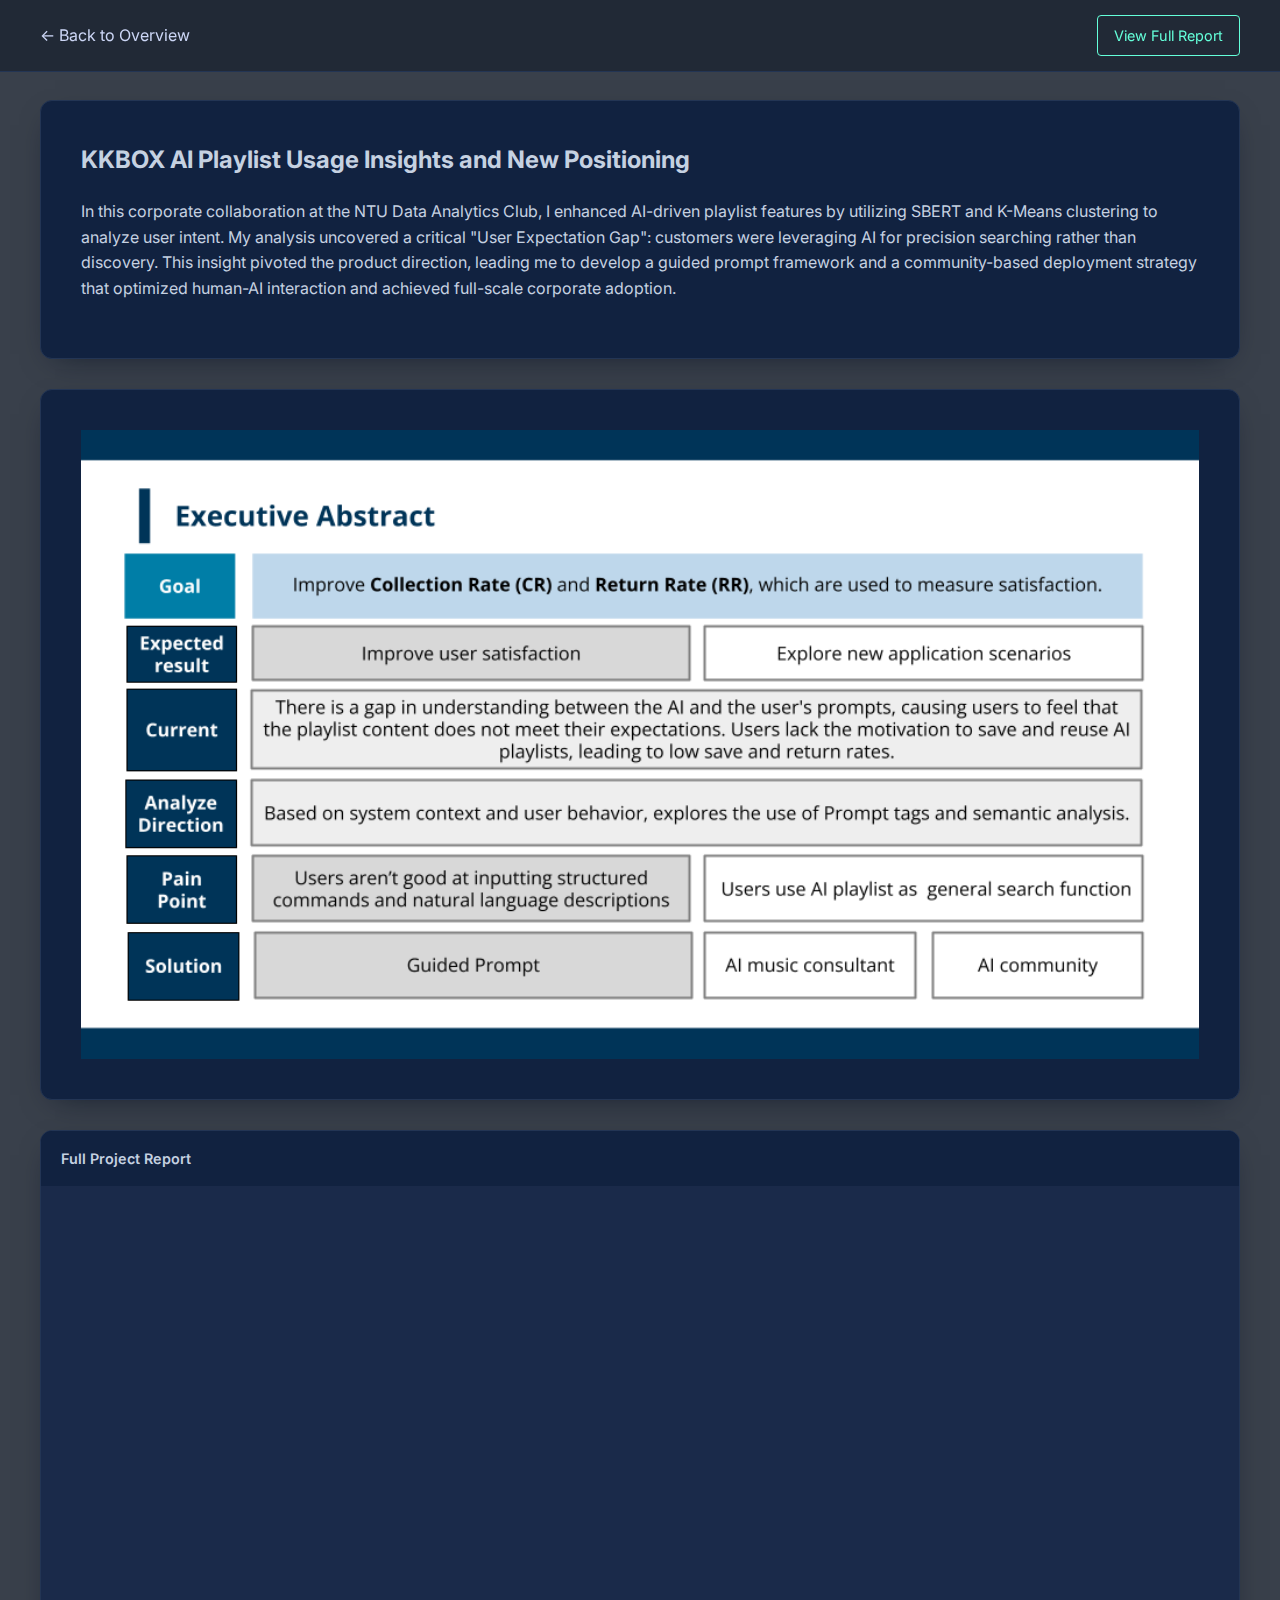
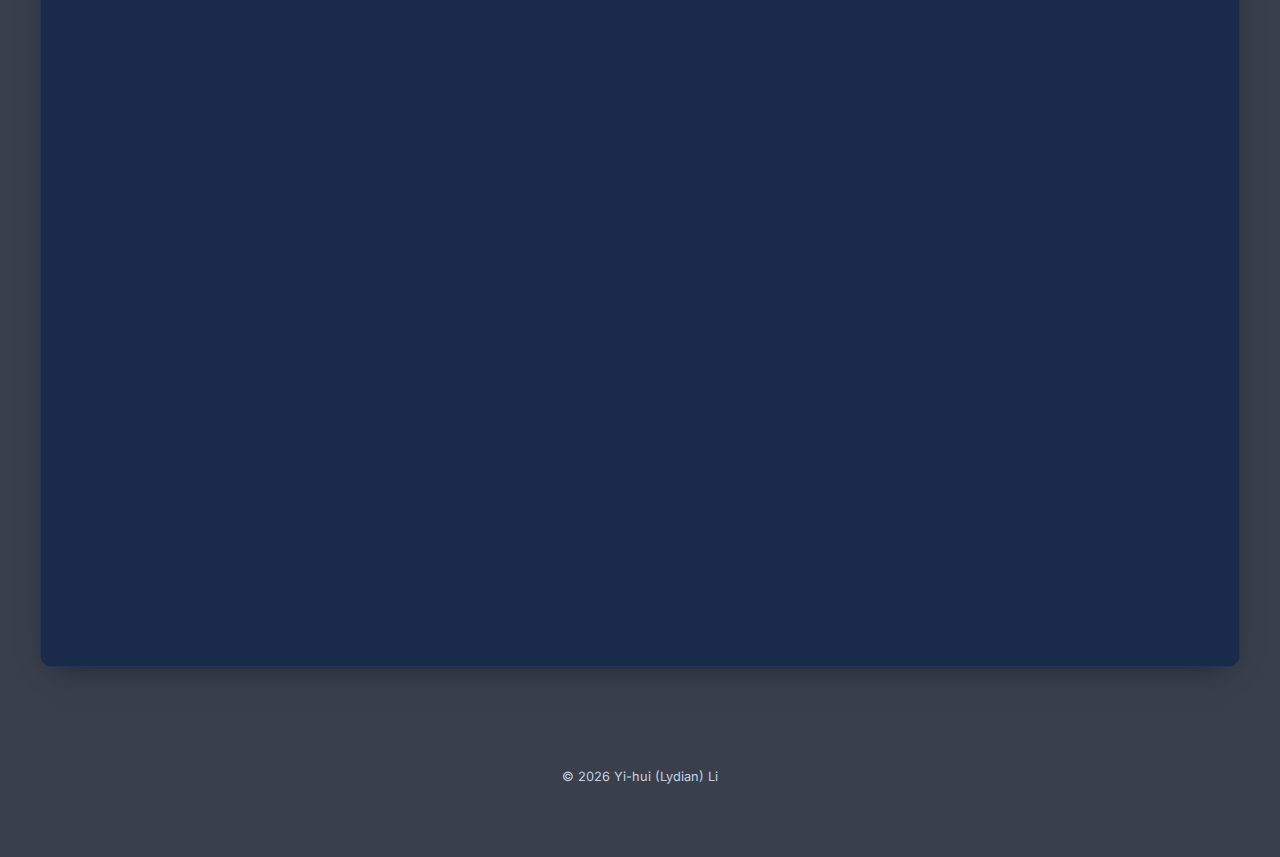
<file: projects/KKBOX.html>
<!DOCTYPE html>
<html lang="en">
<head>
    <meta charset="UTF-8">
    <meta name="viewport" content="width=device-width, initial-scale=1.0">
    <title>KKBOX Project | Yi-hui Li</title>
    <link rel="stylesheet" href="../css/main.css">
    <link href="https://fonts.googleapis.com/css2?family=Inter:wght@400;600;800&display=swap" rel="stylesheet">
</head>
<body class="dark-mode">

    <nav class="nav-header">
        <div class="nav-content">
            <a href="../index.html" class="back-link">← Back to Overview</a>
            <a href="../pdf/KKBOX_Report.pdf" target="_blank" class="view-btn">View Full Report</a>
        </div>
    </nav>

    <main class="container project-detail-container">
        
        <section class="project-card">
            <h2>KKBOX AI Playlist Usage Insights and New Positioning</h2>
            <p>
                In this corporate collaboration at the NTU Data Analytics Club, I enhanced AI-driven playlist features by utilizing SBERT and K-Means clustering to analyze user intent. My analysis uncovered a critical "User Expectation Gap": customers were leveraging AI for precision searching rather than discovery. This insight pivoted the product direction, leading me to develop a guided prompt framework and a community-based deployment strategy that optimized human-AI interaction and achieved full-scale corporate adoption.
            </p>
        </section>

        <section class="project-card">
            <div class="card-image">
                <img src="../images/KKBOX_1.png">
            </div>
        </section>

        <section class="project-card pdf-card">
            <div class="card-header">
                <span>Full Project Report</span>
            </div>
            <div class="pdf-wrapper">
                <iframe src="../pdf/KKBOX_Report.pdf"></iframe>
            </div>
        </section>

    </main>

    <footer class="minimal-footer">
        <p>© 2026 Yi-hui (Lydian) Li</p>
    </footer>

</body>
</html>
</file>
<file: css/main.css>
/* --- 基礎與置中設定 --- */
:root {
    --bg-color: #1f2733e1;       /* 極深藍底 */
    --card-bg: #112240;        /* 較淺的藍色卡片 */
    --text-main: #c5d1e1;      /* 近乎白的文字 */
    --text-dim: #8892b0;       /* 灰藍色文字 */
    --accent-yellow: #fbff8f;    /* 亮色亮點（類似湖水綠或亮藍） */
    --primary-blue: #1a73e8;
}

body {
    background-color: var(--bg-color);
    font-family: 'Inter', sans-serif;
    line-height: 1.6;
    color: var(--text-main);
    margin: 0;
}

.container {
    max-width: 1300px; /* 增加整體容器寬度 */
    margin: 0 auto;
    padding: 0 40px;
}

.hero-centered {
    text-align: center;
    padding: 140px 0 60px; 
}

.hero-centered h1 {
    font-size: 3.5rem; 
    font-weight: 800;
    margin-bottom: 0.5rem;
    letter-spacing: -1.5px;
}

/* --- 卡片設計 (大尺寸版面) --- */
.project-grid {
    display: grid;
    grid-template-columns: 1fr 1fr; 
    gap: 40px;
    margin-top: 20px;/* 關鍵：調大整體寬度，卡片自然會變寬 */
    max-width: 1200px; 
    width: 95%;
    margin-left: auto;
    margin-right: auto;
}

/* 讓 E-lab 橫跨兩欄 */
.card-featured {
    grid-column: 1 / -1;       /* 橫跨雙欄 */
    display: flex !important;  /* 強制開啟 Flex 佈局 */
    flex-direction: row;       /* 關鍵：改為左右排列 */
    align-items: stretch;      /* 讓圖片與文字等高 */
    min-height: 380px;         /* 限制最大高度，防止變太寬 */
    max-height: 600px;
    overflow: hidden;
}

/* 調整 E-lab 的圖片比例 */
.card-featured .card-image {
    flex: 1.2; /* 圖片佔左側較多空間 */
    height: 100%;
}

.card-featured .card-content {
    flex: 1;                   /* 文字佔右側約 45% */
    display: flex;
    flex-direction: column;
    justify-content: center;   /* 文字垂直居中 */
    padding: 40px 50px;        /* 增加左右內距，讓它更像 Banner */
}

.card {
    background: var(--card-bg);
    border: 1px solid rgba(100, 255, 218, 0.1);
    border-radius: 16px;
    transition: all 0.3s ease;
    overflow: hidden; /* 確保圖片圓角 */
    display: flex;
    flex-direction: column;
}

.card:hover {
    transform: translateY(-8px);
    box-shadow: 0 20px 40px rgba(0, 0, 0, 0.4);
    border-color: var(--accent-yellow);
}

/* 圖片置中設定 */
.card-image {
    width: 100%;
    /* 關鍵：強制設定比例（例如 16:9 或 3:2） */
    aspect-ratio: 16 / 9; 
    background-color: #1a2a4a; /* 圖片載入前的底色 */
    overflow: hidden; /* 確保超出部分被隱藏 */
    display: flex;
    justify-content: center;
    align-items: center;
}

.card-image img {
    width: 100%;
    height: 100%; /* 關鍵：像手機桌布一樣裁切填滿，不縮放變形 */
    object-fit: cover; 
    display: block;
}

.card-content {
    padding: 35px; /* 增加內距，讓視覺感變大 */
    text-align: left;
}

/* 顏色整理：統一使用變數 */
.card h3 {
    font-size: 1.6rem; /* 稍微放大標題 */
    margin-bottom: 12px;
    color: var(--text-main);
}

.project-meta {
    font-size: 0.95rem;
    font-weight: 600;
    color: var(--accent-yellow); /* 改用亮色強調 card-label */
    margin-bottom: 20px;
    text-transform: uppercase;
    letter-spacing: 1px;
}

/* 技能標籤樣式 (Tag) */
.tag-container {
    display: flex;
    flex-wrap: wrap;
    gap: 8px;
    margin-bottom: 25px;
}

.skill-tag {
    background: rgba(26, 115, 232, 0.15);
    color: #4da3ff;
    padding: 4px 12px;
    border-radius: 6px;
    font-size: 0.8rem;
    font-weight: 600;
    border: 1px solid rgba(26, 115, 232, 0.3);
}

.view-more {
    color: var(--text-dim);
    text-decoration: none;
    font-weight: 600;
    font-size: 0.95rem;
    transition: 0.2s;
}

.view-more:hover {
    color: var(--accent-yellow);
    text-decoration: underline;
}


/* --- 分隔線與標題 --- */
.section-divider {
    border: 0;
    border-top: 1px solid #eee;
    margin: 60px 0;
}

.category-title {
    text-align: center;
    font-size: 2rem;
    margin-bottom: 40px;
    font-weight: 800;
}

/* --- Footer 排版 --- */
.main-footer {
    background-color:var(--bg-color);
    padding: 80px 5%;
    margin-top: 100px;
}

.footer-grid {
    max-width: 1000px;
    margin: 0 auto;
    display: grid;
    grid-template-columns: repeat(3, 1fr);
    text-align: center;
}

.footer-item h4 {
    font-size: 0.8rem;
    text-transform: uppercase;
    color: #888;
    margin-bottom: 15px;
}

.footer-link {
    color: #1a73e8;
    text-decoration: none;
    font-weight: 700;
}

.location-tag {
    display: block;
    font-size: 0.85rem;
    color: #1a73e8;
    margin-top: 5px;
    font-weight: 600;
}

/* --- 按鈕 --- */
.cta-button { background: #1a73e8; color: #0a192f; padding: 14px 28px; border-radius: 8px; text-decoration: none; font-weight: 700; }
.cta-button-secondary { border: 2px solid #1a73e8; color: #1a73e8; padding: 12px 28px; border-radius: 8px; text-decoration: none; font-weight: 700; }

/* 響應式 */
/* --- 手機版與平板優化 (螢幕小於 850px 時觸發) --- */
@media (max-width: 850px) {
    /* 1. 讓容器邊距縮小，增加空間 */
    .container {
        padding: 0 20px;
    }

    /* 2. 讓 Grid 變回單欄，不要強行雙欄 */
    .project-grid {
        grid-template-columns: 1fr !important; 
        gap: 30px;
    }

    /* 3. 讓 E-lab 橫向卡片恢復為垂直排列 */
    .card-featured {
        flex-direction: column !important;
        max-height: none !important;
    }

    .card-featured .card-image, 
    .card-featured .card-content {
        flex: none;
        width: 100%;
    }

    /* 4. 讓圖片比例固定，不要被壓縮 */
    .card-image {
        aspect-ratio: 16 / 9;
        height: auto;
    }

    /* 5. 縮小標題字體，避免文字撐開卡片 */
    .hero-centered h1 {
        font-size: 2.2rem;
    }
    
    .card h3 {
        font-size: 1.4rem;
        height: auto; /* 手機版讓標題高度自動 */
    }

    /* 6. 調整 Footer 變為單欄 */
    .footer-grid {
        grid-template-columns: 1fr;
        gap: 40px;
    }
}

/* --- 內頁專用樣式 --- */

/* 1. 頁首導覽列 */
.nav-header {
    background-color: var(--bg-color); /* 較深的顏色 */
    border-bottom: 1px solid #233554;
    padding: 15px 0;
    position: fixed;
    top: 0;
    width: 100%;
    z-index: 1000;
}
.nav-content {
    max-width: 1200px; /* 與上面的容器寬度一致 */
    margin: 0 auto;
    display: flex;
    justify-content: space-between;
    align-items: center;
    padding: 0 20px;
}
.view-btn {
    background: transparent;
    border: 1px solid var(--accent-blue, #64ffda);
    color: var(--accent-blue, #64ffda);
    padding: 8px 16px;
    border-radius: 4px;
    text-decoration: none;
    font-size: 0.9rem;
    transition: 0.3s;
}
.view-btn:hover {
    background: rgba(100, 255, 218, 0.1);
}

/* 2. 容器與卡片設計 */
.project-detail-container {
    padding-top: 100px;
    max-width: 1200px; /* 從 900px 改為 1200px，卡片就會變寬 */
    margin: 0 auto;
    padding-left: 20px;  /* 增加左右間距，避免手機版貼邊 */
    padding-right: 20px;
}
.project-card {
    background:var(--card-bg); /* 深色卡片底色 */
    border-radius: 12px;
    padding: 40px;
    margin-bottom: 30px;
    border: 1px solid #233554;
    box-shadow: 0 10px 30px -15px rgba(2,12,27,0.7);
}

.project-card h2 {
    color: var(--text-main);
    margin-top: 0;
}

/* 3. PDF 卡片特化 */
.pdf-card {
    padding: 0; /* 移除內距讓 header 貼齊 */
    overflow: hidden;
}
.card-header {
    background: var(--card-bg);
    padding: 16px 20px;
    font-size: 0.9rem;
    color: var(--text-main);
    font-weight: 600;
}
.pdf-wrapper {
    width: 100%;
    height: 120vh;
    background: #1a2a4a; /* 可以給 PDF 後方一個稍微不同的深色，增加層次感 */
    
    /* 關鍵：加入 padding 讓 PDF 縮小 */
    padding: 20px;       /* 上下左右都縮進 20px */
    box-sizing: border-box; /* 確保 padding 不會撐大整個容器寬度 */
    
    display: flex;
    justify-content: center;
    align-items: center;
}
.pdf-wrapper iframe {
    width: 100%;
    height: 100%;
    border-radius: 4px; /* 讓內層 PDF 的轉角也有一點圓弧，更好看 */
    border: none;
}

/* 4. 精簡頁尾 */
.minimal-footer {
    text-align: center;
    padding: 70px 0;
    background: transparent;
}
.minimal-footer p {
    font-size: 0.8rem;
    color: var(--text-main);
    margin: 0;
}

/* 5. 原有 back-link 微調 */
.back-link {
    color: #ccd6f6;
    text-decoration: none;
    font-weight: 400;
}
.back-link:hover {
    color: var(--accent-blue, #64ffda);
}
</file>
